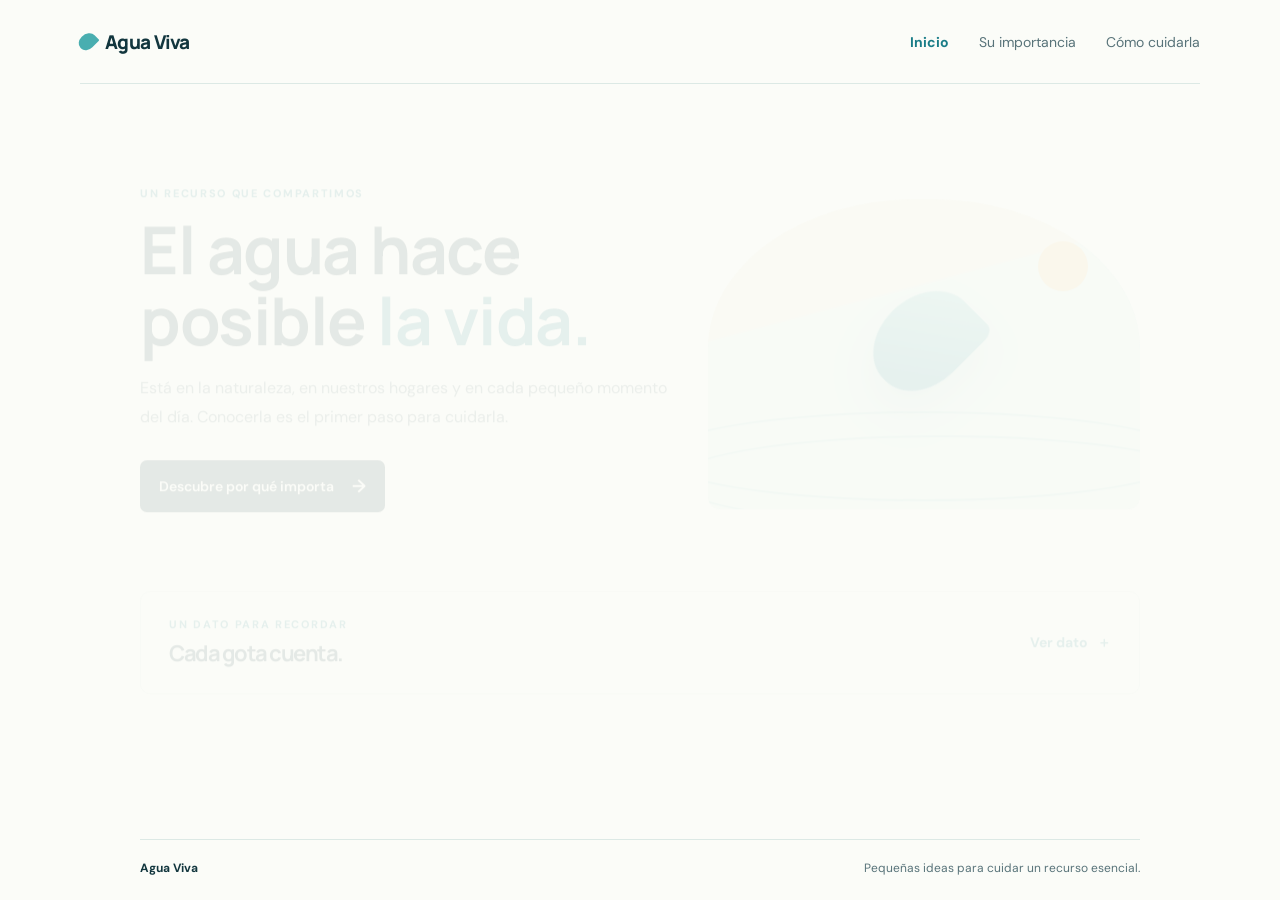
<file: index.html>
<!DOCTYPE html>
<html lang="es">
<head>
    <meta charset="UTF-8">
    <meta name="viewport" content="width=device-width, initial-scale=1.0">
    <meta http-equiv="refresh" content="0; url=1.html">
    <title>Agua Viva | El agua y la vida</title>
</head>
<body>
    <p>Abriendo Agua Viva… Si no ocurre automáticamente, <a href="1.html">entra aquí</a>.</p>
</body>
</html>
</file>
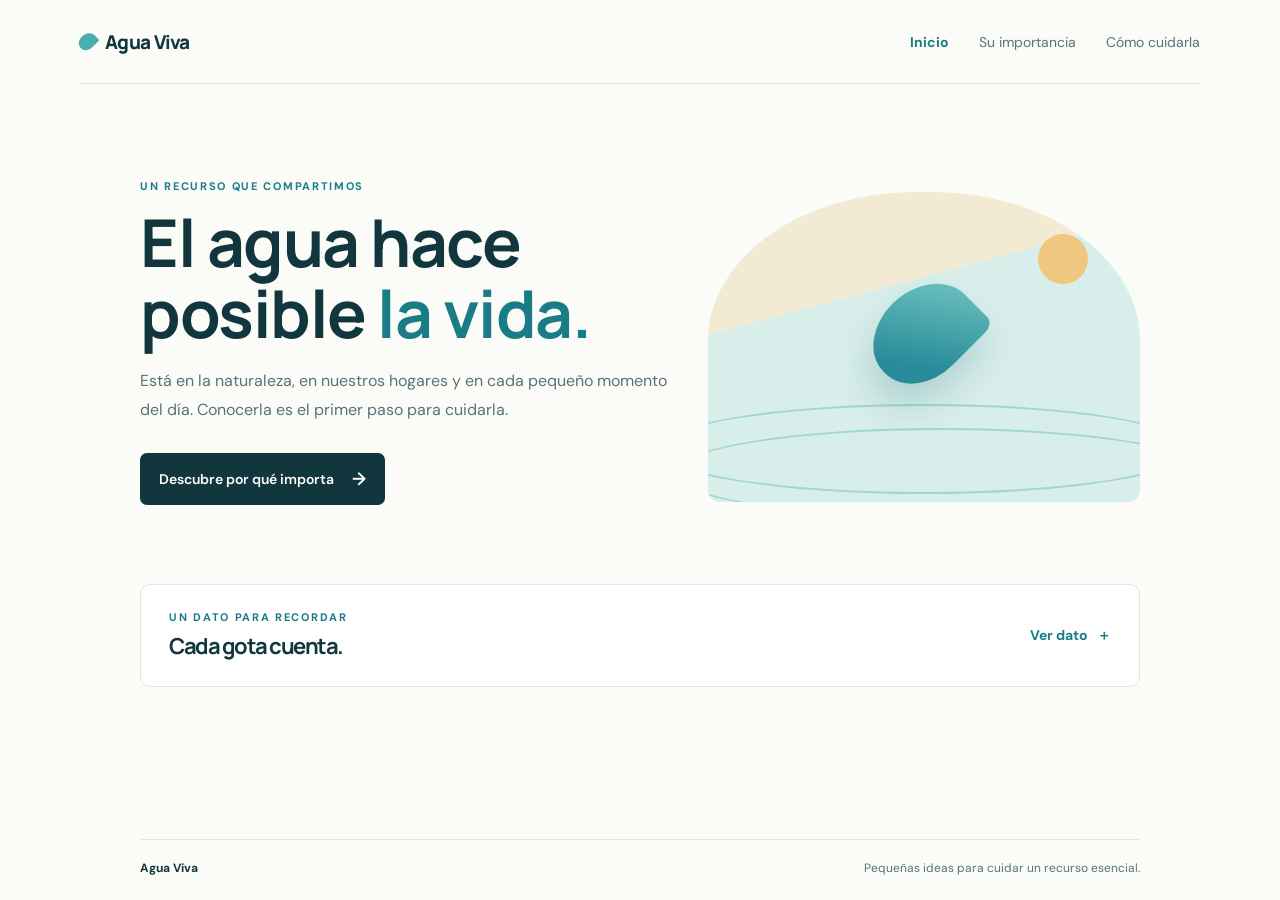
<file: 1.html>
<!DOCTYPE html>
<html lang="es">
<head>
    <meta charset="UTF-8">
    <meta name="viewport" content="width=device-width, initial-scale=1.0">
    <meta name="description" content="Una guía sencilla para conocer el valor del agua y aprender a cuidarla.">
    <title>Agua Viva | El agua y la vida</title>
    <link rel="stylesheet" href="1.css">
    <script src="1.js" defer></script>
</head>
<body>
    <header class="site-header">
        <a class="brand" href="1.html" aria-label="Agua Viva, inicio"><span class="brand-drop" aria-hidden="true"></span>Agua Viva</a>
        <nav aria-label="Navegación principal">
            <a class="active" href="1.html" aria-current="page">Inicio</a>
            <a href="2.html">Su importancia</a>
            <a href="3.html">Cómo cuidarla</a>
        </nav>
    </header>
    <main class="page">
        <section class="hero">
            <div class="hero-copy">
                <p class="eyebrow">Un recurso que compartimos</p>
                <h1>El agua hace posible <span>la vida.</span></h1>
                <p class="intro">Está en la naturaleza, en nuestros hogares y en cada pequeño momento del día. Conocerla es el primer paso para cuidarla.</p>
                <a class="button" href="2.html">Descubre por qué importa <span aria-hidden="true">→</span></a>
            </div>
            <div class="water-art" role="img" aria-label="Ilustración de una gota de agua sobre ondas">
                <span class="sun"></span>
                <span class="drop"></span>
                <span class="wave wave-one"></span>
                <span class="wave wave-two"></span>
            </div>
        </section>
        <section class="fact-box" aria-labelledby="fact-title">
            <div>
                <p class="eyebrow">Un dato para recordar</p>
                <h2 id="fact-title">Cada gota cuenta.</h2>
                <p id="fact-text" class="fact-text" hidden>El agua dulce es limitada: cuidarla hoy ayuda a que también esté disponible mañana.</p>
            </div>
            <button class="text-button fact-toggle" type="button" aria-expanded="false">Ver dato <span aria-hidden="true">＋</span></button>
        </section>
    </main>
    <footer><span>Agua Viva</span><span>Pequeñas ideas para cuidar un recurso esencial.</span></footer>
</body>
</html>
</file>
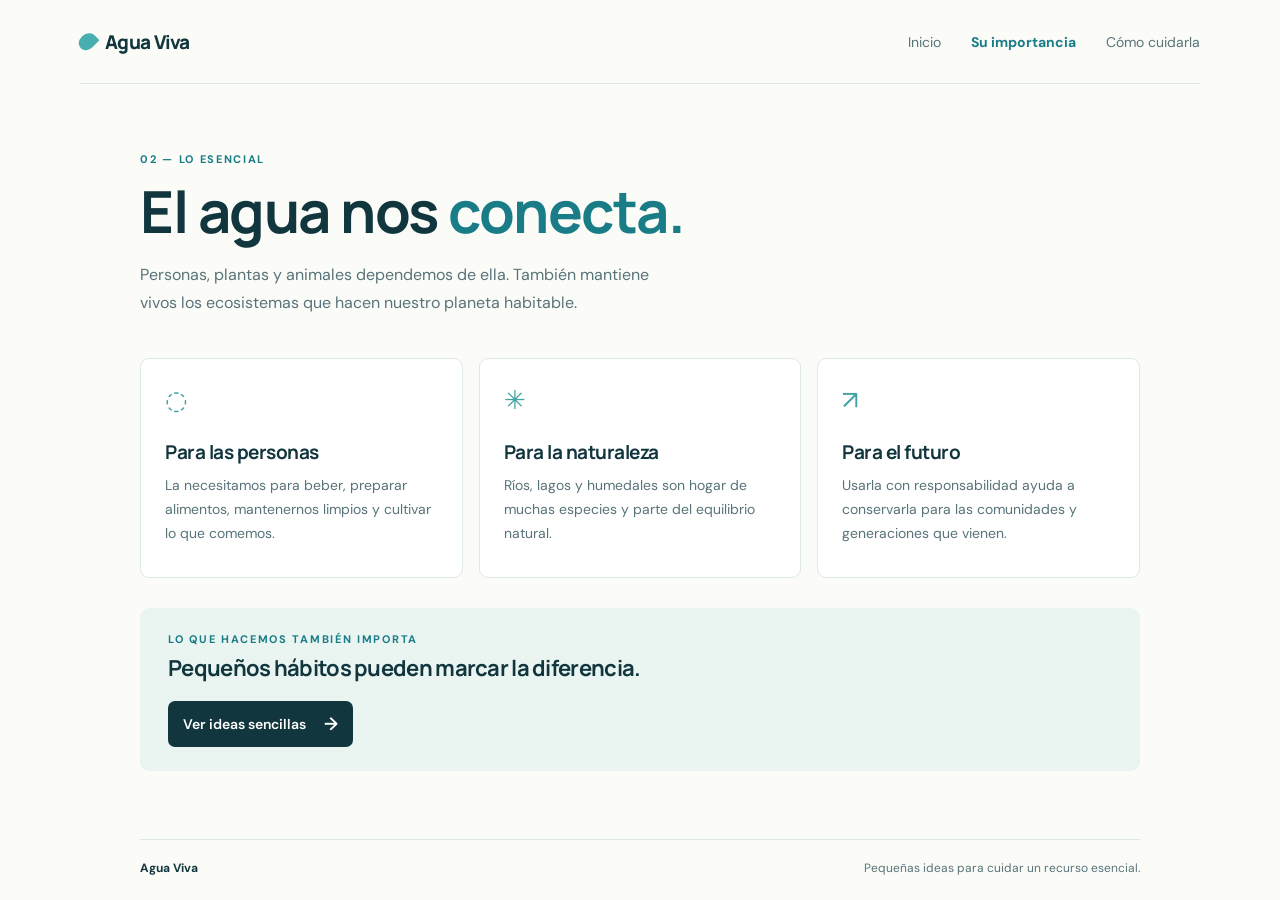
<file: 2.html>
<!DOCTYPE html>
<html lang="es">
<head>
    <meta charset="UTF-8">
    <meta name="viewport" content="width=device-width, initial-scale=1.0">
    <meta name="description" content="Conoce por qué el agua es importante para las personas y la naturaleza.">
    <title>Agua Viva | Su importancia</title>
    <link rel="stylesheet" href="1.css">
    <script src="1.js" defer></script>
</head>
<body>
    <header class="site-header">
        <a class="brand" href="1.html" aria-label="Agua Viva, inicio"><span class="brand-drop" aria-hidden="true"></span>Agua Viva</a>
        <nav aria-label="Navegación principal">
            <a href="1.html">Inicio</a>
            <a class="active" href="2.html" aria-current="page">Su importancia</a>
            <a href="3.html">Cómo cuidarla</a>
        </nav>
    </header>
    <main class="page">
        <section class="page-heading">
            <p class="eyebrow">02 — Lo esencial</p>
            <h1>El agua nos <span>conecta.</span></h1>
            <p class="intro">Personas, plantas y animales dependemos de ella. También mantiene vivos los ecosistemas que hacen nuestro planeta habitable.</p>
        </section>
        <section class="card-grid" aria-label="Importancia del agua">
            <article class="info-card">
                <span class="card-icon" aria-hidden="true">◌</span>
                <h2>Para las personas</h2>
                <p>La necesitamos para beber, preparar alimentos, mantenernos limpios y cultivar lo que comemos.</p>
            </article>
            <article class="info-card">
                <span class="card-icon" aria-hidden="true">✳</span>
                <h2>Para la naturaleza</h2>
                <p>Ríos, lagos y humedales son hogar de muchas especies y parte del equilibrio natural.</p>
            </article>
            <article class="info-card">
                <span class="card-icon" aria-hidden="true">↗</span>
                <h2>Para el futuro</h2>
                <p>Usarla con responsabilidad ayuda a conservarla para las comunidades y generaciones que vienen.</p>
            </article>
        </section>
        <section class="next-step">
            <p class="eyebrow">Lo que hacemos también importa</p>
            <h2>Pequeños hábitos pueden marcar la diferencia.</h2>
            <a class="button" href="3.html">Ver ideas sencillas <span aria-hidden="true">→</span></a>
        </section>
    </main>
    <footer><span>Agua Viva</span><span>Pequeñas ideas para cuidar un recurso esencial.</span></footer>
</body>
</html>
</file>
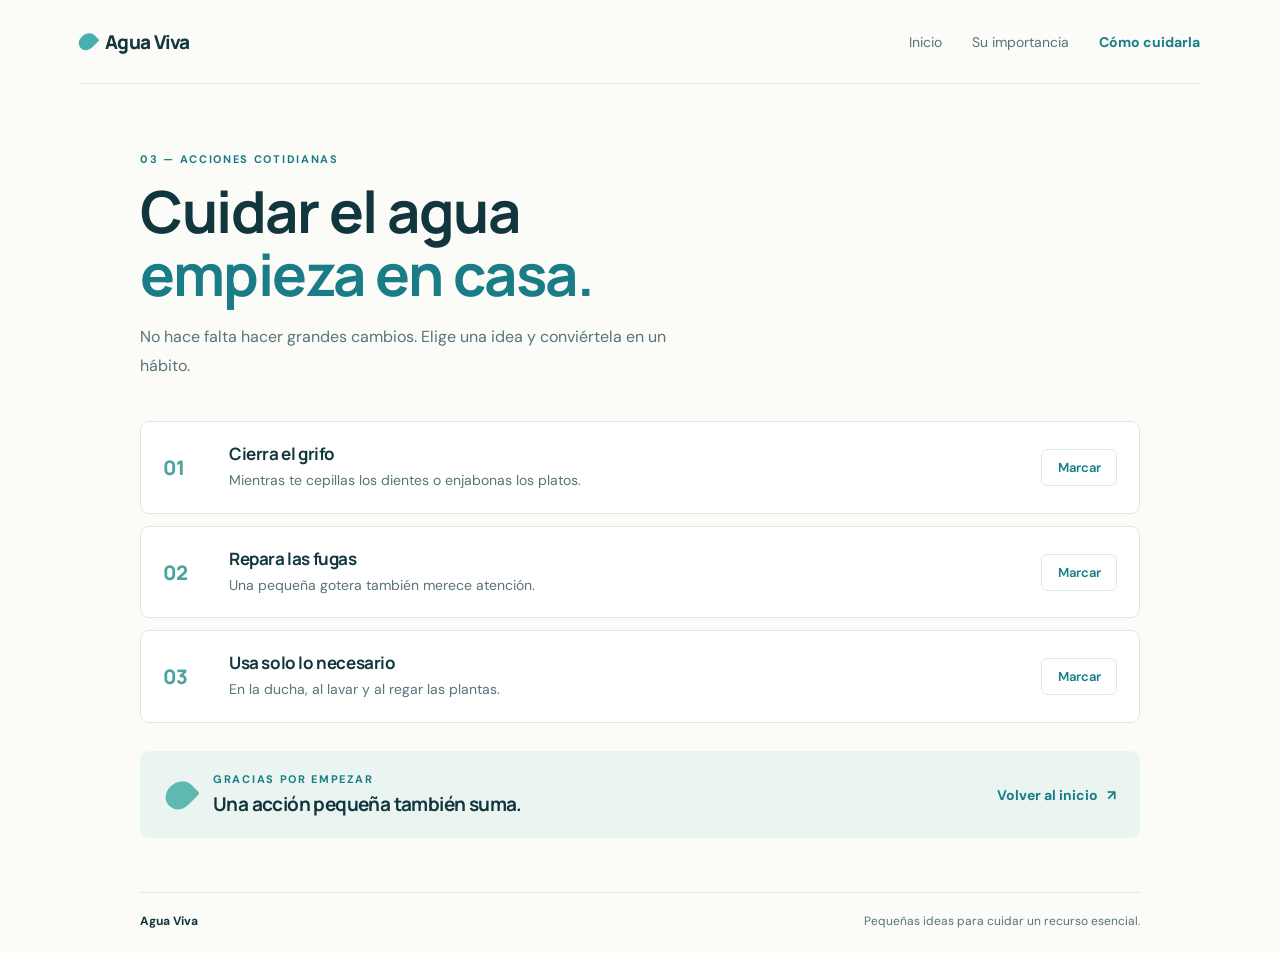
<file: 3.html>
<!DOCTYPE html>
<html lang="es">
<head>
    <meta charset="UTF-8">
    <meta name="viewport" content="width=device-width, initial-scale=1.0">
    <meta name="description" content="Ideas fáciles para usar el agua de forma responsable cada día.">
    <title>Agua Viva | Cómo cuidarla</title>
    <link rel="stylesheet" href="1.css">
    <script src="3.js" defer></script>
</head>
<body>
    <header class="site-header">
        <a class="brand" href="1.html" aria-label="Agua Viva, inicio"><span class="brand-drop" aria-hidden="true"></span>Agua Viva</a>
        <nav aria-label="Navegación principal">
            <a href="1.html">Inicio</a>
            <a href="2.html">Su importancia</a>
            <a class="active" href="3.html" aria-current="page">Cómo cuidarla</a>
        </nav>
    </header>
    <main class="page">
        <section class="page-heading">
            <p class="eyebrow">03 — Acciones cotidianas</p>
            <h1>Cuidar el agua <span>empieza en casa.</span></h1>
            <p class="intro">No hace falta hacer grandes cambios. Elige una idea y conviértela en un hábito.</p>
        </section>
        <section class="tips" aria-label="Ideas para ahorrar agua">
            <article class="tip"><span class="tip-number">01</span><div><h2>Cierra el grifo</h2><p>Mientras te cepillas los dientes o enjabonas los platos.</p></div><button class="tip-toggle" type="button" aria-pressed="false" aria-label="Marcar como hecho: Cierra el grifo">Marcar</button></article>
            <article class="tip"><span class="tip-number">02</span><div><h2>Repara las fugas</h2><p>Una pequeña gotera también merece atención.</p></div><button class="tip-toggle" type="button" aria-pressed="false" aria-label="Marcar como hecho: Repara las fugas">Marcar</button></article>
            <article class="tip"><span class="tip-number">03</span><div><h2>Usa solo lo necesario</h2><p>En la ducha, al lavar y al regar las plantas.</p></div><button class="tip-toggle" type="button" aria-pressed="false" aria-label="Marcar como hecho: Usa solo lo necesario">Marcar</button></article>
        </section>
        <section class="closing-note">
            <span class="closing-drop" aria-hidden="true"></span>
            <div><p class="eyebrow">Gracias por empezar</p><h2>Una acción pequeña también suma.</h2></div>
            <a class="text-button" href="1.html">Volver al inicio <span aria-hidden="true">↗</span></a>
        </section>
    </main>
    <footer><span>Agua Viva</span><span>Pequeñas ideas para cuidar un recurso esencial.</span></footer>
</body>
</html>
</file>
<file: 1.css>
@import url('https://fonts.googleapis.com/css2?family=DM+Sans:wght@400;500;600;700&family=Manrope:wght@400;500;600;700;800&display=swap');

:root {
    color-scheme: light;
    --ink: #12363e;
    --muted: #587379;
    --blue: #197c87;
    --pale: #eaf5f2;
    --paper: #fbfcf8;
    --line: #dce9e5;
    font-family: 'DM Sans', sans-serif;
}

* { box-sizing: border-box; }

body {
    margin: 0;
    background: var(--paper);
    color: var(--ink);
    min-height: 100vh;
    display: flex;
    flex-direction: column;
}

a { color: inherit; text-decoration: none; }

.site-header {
    width: min(1120px, calc(100% - 48px));
    margin: 0 auto;
    min-height: 84px;
    display: flex;
    align-items: center;
    justify-content: space-between;
    gap: 24px;
    border-bottom: 1px solid var(--line);
}

.brand {
    display: inline-flex;
    align-items: center;
    gap: 10px;
    font-family: Manrope, sans-serif;
    font-size: 19px;
    font-weight: 800;
    letter-spacing: -0.7px;
}

.brand-drop {
    width: 15px;
    height: 19px;
    background: #49aeb0;
    border-radius: 80% 10% 70% 70%;
    transform: rotate(45deg);
}

nav { display: flex; align-items: center; gap: 30px; }

nav a {
    color: var(--muted);
    font-size: 14px;
    padding: 9px 0;
    transition: color 180ms ease;
}

nav a:hover, nav a.active { color: var(--blue); }
nav a.active { font-weight: 700; }

.page {
    width: min(1000px, calc(100% - 48px));
    margin: 0 auto;
    padding: 68px 0 54px;
    flex: 1;
    animation: appear 500ms ease both;
}

.hero {
    min-height: 390px;
    display: grid;
    grid-template-columns: 1.1fr 0.9fr;
    align-items: center;
    gap: 40px;
}

.hero-copy { padding: 10px 0 20px; }

.eyebrow {
    margin: 0 0 14px;
    color: var(--blue);
    font-size: 11px;
    font-weight: 700;
    letter-spacing: 1.7px;
    text-transform: uppercase;
}

h1, h2, p { margin-top: 0; }

h1, h2 {
    font-family: Manrope, sans-serif;
    letter-spacing: -1.5px;
}

h1 {
    max-width: 580px;
    margin-bottom: 18px;
    font-size: clamp(42px, 6vw, 66px);
    line-height: 1.08;
}

h1 span { color: var(--blue); }

.intro {
    max-width: 530px;
    margin-bottom: 28px;
    color: var(--muted);
    font-size: 16px;
    line-height: 1.8;
}

.button {
    display: inline-flex;
    align-items: center;
    gap: 18px;
    padding: 14px 19px;
    border-radius: 7px;
    background: var(--ink);
    color: white;
    font-size: 14px;
    font-weight: 600;
    transition: background 180ms ease, transform 180ms ease;
}

.button:hover { background: var(--blue); transform: translateY(-2px); }
.button span { font-size: 18px; }

.water-art {
    position: relative;
    height: 310px;
    overflow: hidden;
    border-radius: 48% 48% 12px 12px;
    background: linear-gradient(165deg, #f3ead4 0 33%, #d8eeeb 34% 100%);
}

.sun {
    position: absolute;
    top: 42px;
    right: 52px;
    width: 50px;
    height: 50px;
    border-radius: 50%;
    background: #f0c77e;
}

.drop {
    position: absolute;
    z-index: 2;
    top: 85px;
    left: calc(50% - 43px);
    width: 86px;
    height: 112px;
    border-radius: 70% 15% 65% 65%;
    background: linear-gradient(145deg, #76c9c4, #278b99 75%);
    transform: rotate(45deg);
    box-shadow: 12px 18px 34px #397e8340;
    animation: float 3.2s ease-in-out infinite;
}

.wave {
    position: absolute;
    left: -12%;
    width: 124%;
    height: 90px;
    border: 2px solid #6ab9b27a;
    border-radius: 50%;
}

.wave-one { bottom: 8px; }
.wave-two { bottom: -16px; left: -8%; }

.fact-box {
    margin-top: 42px;
    padding: 25px 28px;
    display: flex;
    justify-content: space-between;
    align-items: center;
    gap: 24px;
    border: 1px solid var(--line);
    border-radius: 10px;
    background: #fff;
}

.fact-box .eyebrow { margin-bottom: 7px; }
.fact-box h2 { margin: 0; font-size: 22px; }
.fact-text { margin: 10px 0 0; color: var(--muted); line-height: 1.6; }

.text-button {
    flex: 0 0 auto;
    border: 0;
    padding: 10px 0;
    background: transparent;
    color: var(--blue);
    font: 700 14px 'DM Sans', sans-serif;
    cursor: pointer;
}

.text-button span { margin-left: 6px; }
.text-button:hover { color: var(--ink); }

.page-heading { max-width: 690px; margin-bottom: 40px; }
.page-heading h1 { font-size: clamp(40px, 6vw, 58px); }
.page-heading .intro { margin-bottom: 0; }

.card-grid { display: grid; grid-template-columns: repeat(3, 1fr); gap: 16px; }

.info-card {
    min-height: 220px;
    padding: 24px;
    border: 1px solid var(--line);
    border-radius: 9px;
    background: white;
    transition: transform 180ms ease, box-shadow 180ms ease;
}

.info-card:hover { transform: translateY(-4px); box-shadow: 0 12px 28px #12363e0e; }
.card-icon { color: #43a3a2; font-size: 26px; }
.info-card h2 { margin: 22px 0 9px; font-size: 19px; letter-spacing: -0.5px; }
.info-card p, .tip p { margin: 0; color: var(--muted); font-size: 14px; line-height: 1.7; }

.next-step {
    margin-top: 30px;
    padding: 24px 28px;
    border-radius: 9px;
    background: var(--pale);
}

.next-step .eyebrow { margin-bottom: 7px; }
.next-step h2 { margin-bottom: 18px; font-size: 22px; letter-spacing: -0.7px; }
.next-step .button { padding: 11px 15px; }

.tips { display: grid; gap: 12px; }

.tip {
    display: grid;
    grid-template-columns: 48px 1fr auto;
    align-items: center;
    gap: 18px;
    padding: 20px 22px;
    border: 1px solid var(--line);
    border-radius: 9px;
    background: white;
    transition: border-color 180ms ease, transform 180ms ease;
}

.tip:hover { border-color: #9dcfca; transform: translateX(3px); }
.tip-number { color: #4aa5a1; font-family: Manrope, sans-serif; font-size: 20px; font-weight: 800; }
.tip h2 { margin: 0 0 4px; font-size: 17px; letter-spacing: -0.4px; }

.tip-toggle {
    min-width: 76px;
    padding: 9px 12px;
    border: 1px solid var(--line);
    border-radius: 6px;
    background: white;
    color: var(--blue);
    font: 600 13px 'DM Sans', sans-serif;
    cursor: pointer;
    transition: background 180ms ease, color 180ms ease, border-color 180ms ease;
}

.tip-toggle:hover, .tip-toggle:focus-visible { border-color: var(--blue); }
.tip-toggle:focus-visible { outline: 2px solid var(--blue); outline-offset: 2px; }
.tip.is-done { border-color: #9dcfca; background: var(--pale); }
.tip-toggle[aria-pressed="true"] { border-color: var(--blue); background: var(--blue); color: white; }

.closing-note {
    display: flex;
    align-items: center;
    gap: 17px;
    margin-top: 28px;
    padding: 21px 24px;
    border-radius: 9px;
    background: var(--pale);
}

.closing-drop {
    flex: 0 0 32px;
    height: 38px;
    border-radius: 80% 10% 70% 70%;
    background: #60b8b2;
    transform: rotate(45deg) scale(.8);
}

.closing-note .eyebrow { margin-bottom: 5px; }
.closing-note h2 { margin: 0; font-size: 19px; letter-spacing: -0.6px; }
.closing-note .text-button { margin-left: auto; }

footer {
    width: min(1000px, calc(100% - 48px));
    margin: 0 auto;
    padding: 20px 0 24px;
    display: flex;
    justify-content: space-between;
    gap: 20px;
    border-top: 1px solid var(--line);
    color: var(--muted);
    font-size: 12px;
}

footer span:first-child { color: var(--ink); font-weight: 700; }

@keyframes appear {
    from { opacity: 0; transform: translateY(8px); }
    to { opacity: 1; transform: translateY(0); }
}

@keyframes float {
    0%, 100% { transform: rotate(45deg) translateY(0); }
    50% { transform: rotate(45deg) translateY(-8px); }
}

@media (max-width: 680px) {
    .site-header { width: min(100% - 32px, 520px); min-height: 74px; align-items: flex-start; flex-direction: column; justify-content: center; gap: 8px; padding: 12px 0; }
    nav { width: 100%; gap: clamp(13px, 5vw, 25px); }
    nav a { font-size: 12px; }
    .page { width: min(100% - 32px, 520px); padding: 42px 0; }
    .hero { grid-template-columns: 1fr; gap: 24px; }
    .hero-copy { padding-bottom: 0; }
    .water-art { height: 240px; }
    .fact-box { margin-top: 24px; padding: 20px; }
    .card-grid { grid-template-columns: 1fr; }
    .info-card { min-height: 0; }
    .info-card h2 { margin-top: 12px; }
    .closing-note { align-items: flex-start; flex-wrap: wrap; }
    .closing-note .text-button { margin-left: 48px; }
    footer { width: min(100% - 32px, 520px); flex-direction: column; gap: 6px; }
}

@media (prefers-reduced-motion: reduce) {
    *, *::before, *::after { scroll-behavior: auto !important; animation-duration: 0.01ms !important; animation-iteration-count: 1 !important; transition-duration: 0.01ms !important; }
}
</file>
